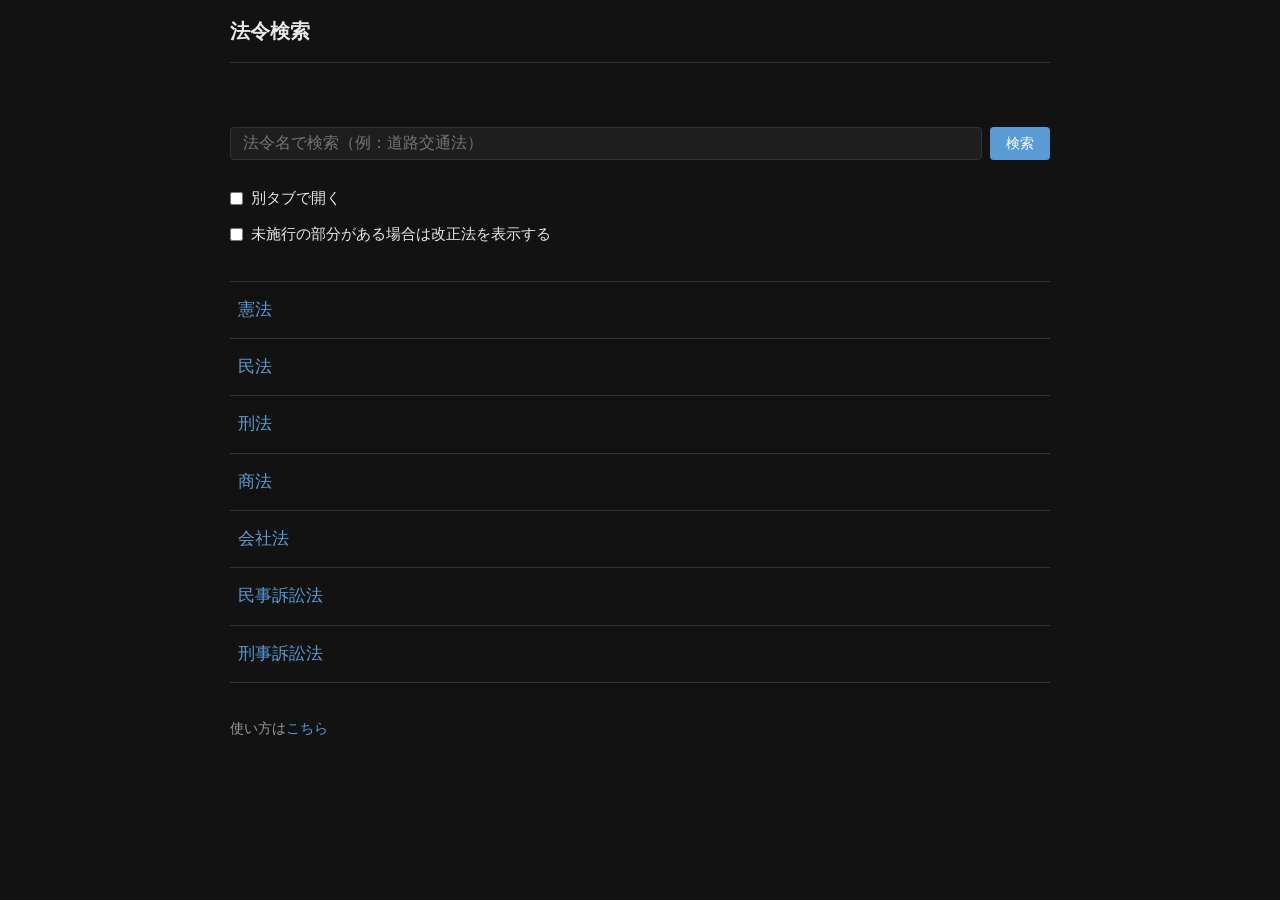
<file: index.html>
<!DOCTYPE html>
<html lang="ja">
<head>
  <meta charset="UTF-8">
  <meta name="viewport" content="width=device-width, initial-scale=1.0">
  <title>法令検索</title>
  <link rel="stylesheet" href="css/style.css">
</head>
<body>
  <header>
    <h1><a href="./">法令検索</a></h1>
  </header>

  <main class="index-main">
    <div class="law-search-bar">
      <input type="text" id="law-search-input" placeholder="法令名で検索（例：道路交通法）">
      <button id="law-search-btn">検索</button>
    </div>
    <div id="law-search-results" hidden></div>

    <div class="options">
      <label>
        <input type="checkbox" id="opt-newtab">
        別タブで開く
      </label>
      <label>
        <input type="checkbox" id="opt-amended">
        未施行の部分がある場合は改正法を表示する
      </label>
    </div>

    <section class="resume-list" id="resume-list" hidden>
      <h2>聞きかけの法令（続きから読み上げ）</h2>
      <ul id="resume-items"></ul>
    </section>

    <ul class="law-list" id="law-list">
      <li><a href="law.html?id=321CONSTITUTION" data-law-id="321CONSTITUTION">憲法</a></li>
      <li><a href="law.html?id=129AC0000000089" data-law-id="129AC0000000089">民法</a></li>
      <li><a href="law.html?id=140AC0000000045" data-law-id="140AC0000000045">刑法</a></li>
      <li><a href="law.html?id=132AC0000000048" data-law-id="132AC0000000048">商法</a></li>
      <li><a href="law.html?id=417AC0000000086" data-law-id="417AC0000000086">会社法</a></li>
      <li><a href="law.html?id=408AC0000000109" data-law-id="408AC0000000109">民事訴訟法</a></li>
      <li><a href="law.html?id=323AC0000000131" data-law-id="323AC0000000131">刑事訴訟法</a></li>
    </ul>

    <p class="index-footer">使い方は<a href="manual.html">こちら</a></p>
  </main>

  <button class="page-top-btn" id="page-top-btn" title="ページトップへ">
    <img src="img/arrow.svg" alt="↑">
  </button>

  <script src="js/main.js"></script>
</body>
</html>
</file>
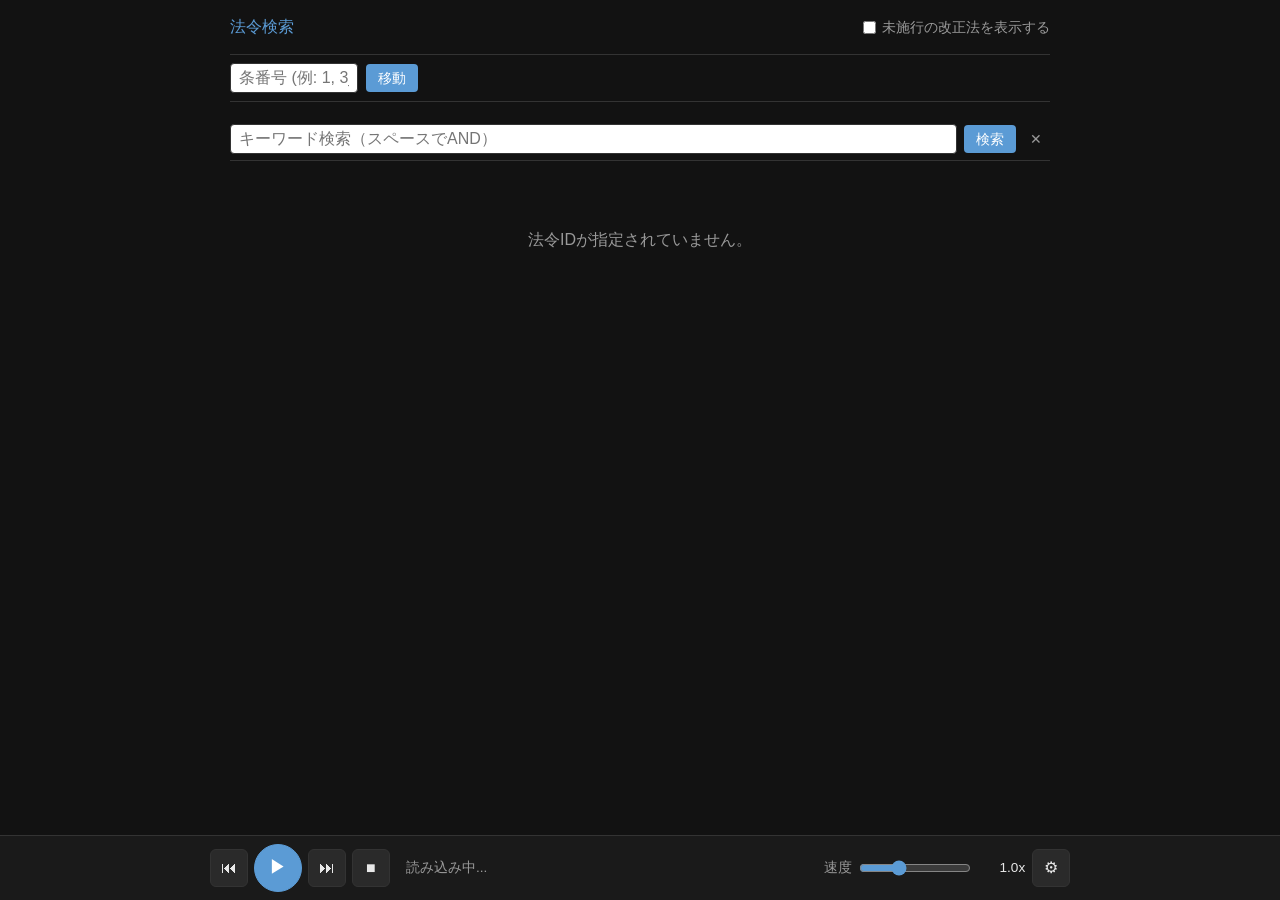
<file: law.html>
<!DOCTYPE html>
<html lang="ja">
<head>
  <meta charset="UTF-8">
  <meta name="viewport" content="width=device-width, initial-scale=1.0">
  <title>法令検索</title>
  <link rel="stylesheet" href="css/style.css">
</head>
<body>
  <header>
    <a href="./">法令検索</a>
    <span id="law-title"></span>
    <label>
      <input type="checkbox" id="opt-amended">
      未施行の改正法を表示する
    </label>
  </header>

  <div id="nav-bar">
    <input id="art-input" type="text" placeholder="条番号 (例: 1, 3_2, 000)" aria-label="条番号">
    <button id="go-btn">移動</button>
  </div>

  <div id="search-bar">
    <input id="search-input" type="text" placeholder="キーワード検索（スペースでAND）" aria-label="キーワード検索">
    <button id="search-btn">検索</button>
    <button id="search-clear" title="クリア">&#x2715;</button>
  </div>

  <div id="search-float" hidden>
    <button id="search-prev" title="前の条文へ">&#x25B2;</button>
    <span id="search-count"></span>
    <button id="search-next" title="次の条文へ">&#x25BC;</button>
  </div>

  <div id="loading">読み込み中...</div>

  <main id="law-body"></main>

  <div class="reader-resume" id="reader-resume" hidden>
    <span id="reader-resume-text"></span>
    <button id="reader-resume-go" type="button">続きから再生</button>
    <button id="reader-resume-close" type="button" title="閉じる" aria-label="閉じる">&#x2715;</button>
  </div>

  <div class="reader" id="reader">
    <div class="reader-panel" id="reader-panel" hidden>
      <label for="reader-voice">音声</label>
      <select id="reader-voice"></select>
      <button id="reader-voice-test" type="button" class="reader-voice-test">試聴</button>
    </div>
    <div class="reader-main">
      <div class="reader-controls">
        <button id="reader-prev" type="button" title="前の条へ" aria-label="前の条へ">&#x23EE;</button>
        <button id="reader-play" class="reader-play" type="button" title="再生" aria-label="再生">&#x25B6;</button>
        <button id="reader-next" type="button" title="次の条へ" aria-label="次の条へ">&#x23ED;</button>
        <button id="reader-stop" type="button" title="停止（位置を保存）" aria-label="停止">&#x25A0;</button>
      </div>
      <div class="reader-status" id="reader-status" aria-live="polite">読み込み中...</div>
      <div class="reader-rate">
        <label for="reader-rate" title="読み上げ速度">速度</label>
        <input type="range" id="reader-rate" min="0.5" max="2" step="0.05" value="1">
        <span id="reader-rate-val">1.0x</span>
        <button id="reader-settings-btn" type="button" title="音声の設定" aria-label="音声の設定" aria-expanded="false">&#x2699;</button>
      </div>
    </div>
  </div>

  <div class="toast" id="toast"></div>
  <button class="page-top-btn" id="page-top-btn" title="ページトップへ">
    <img src="img/arrow.svg" alt="↑">
  </button>

  <script src="js/reader.js"></script>
  <script src="js/viewer.js"></script>
</body>
</html>
</file>
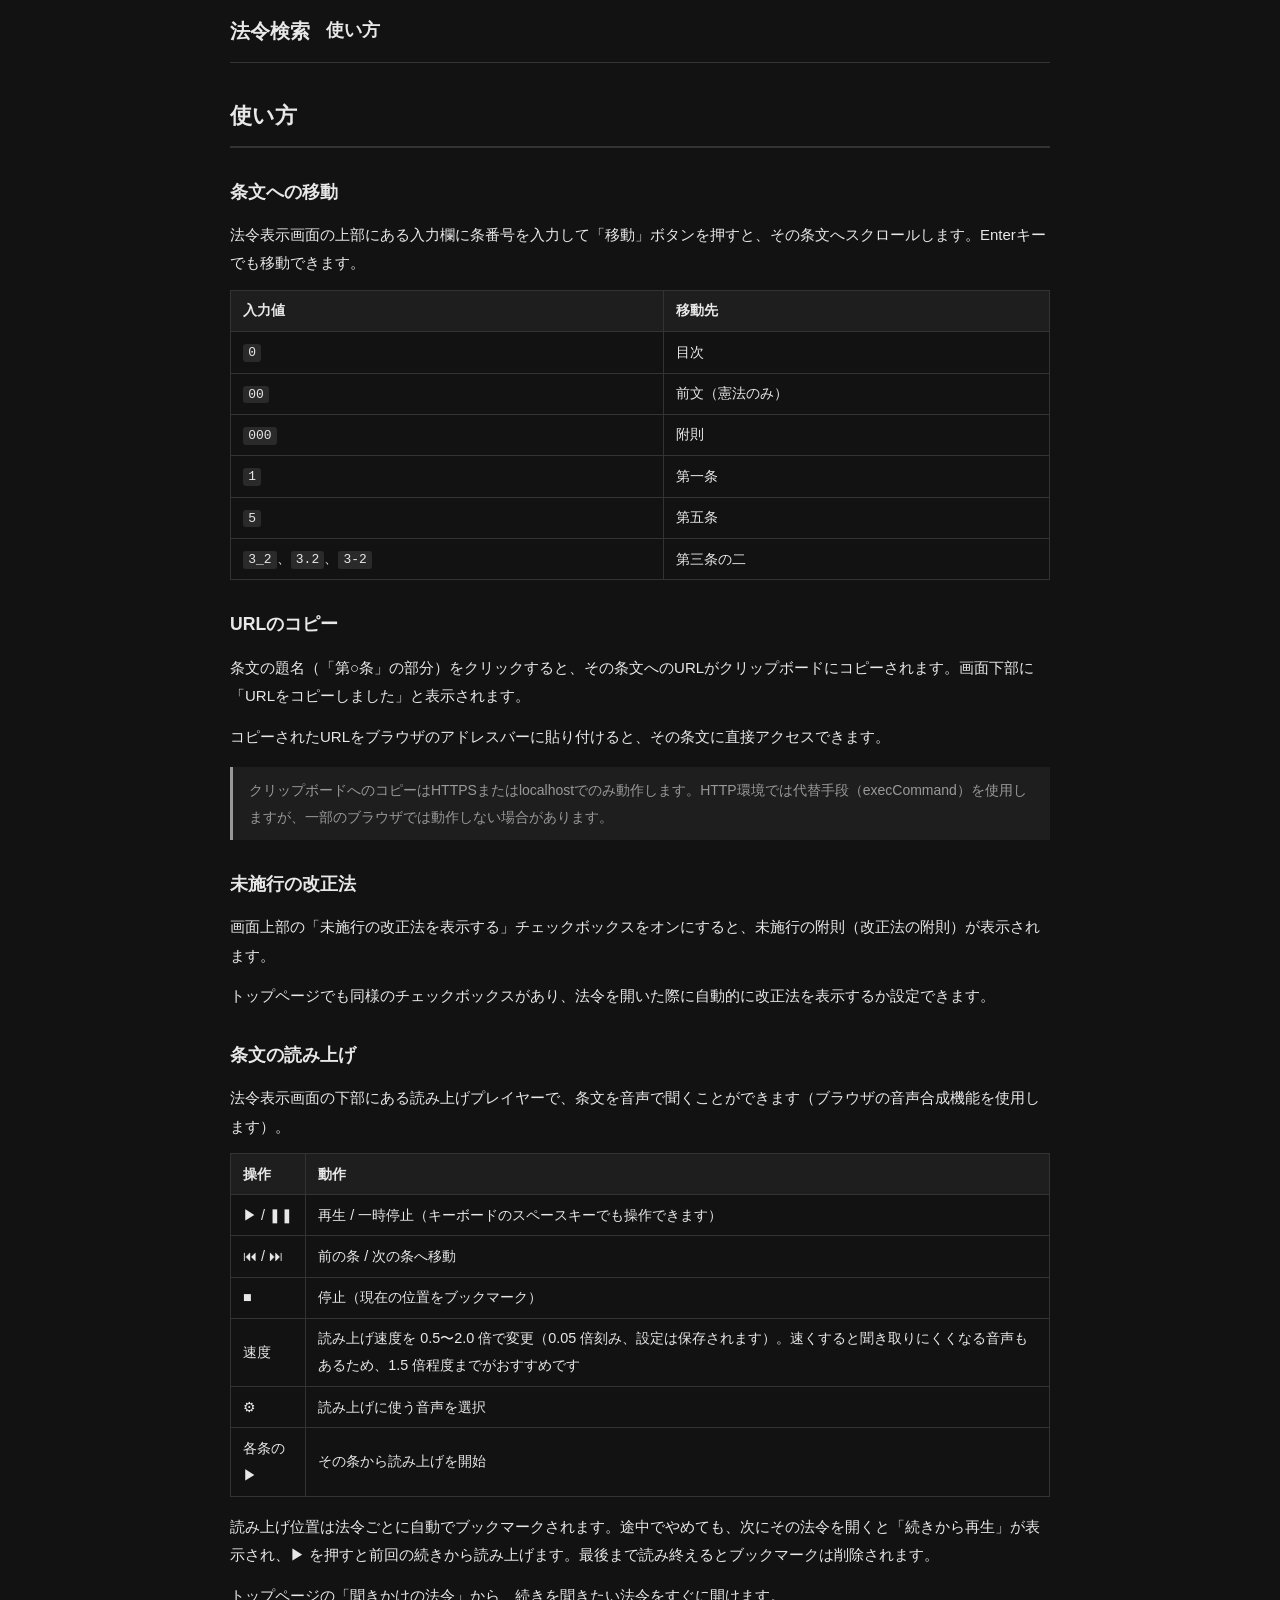
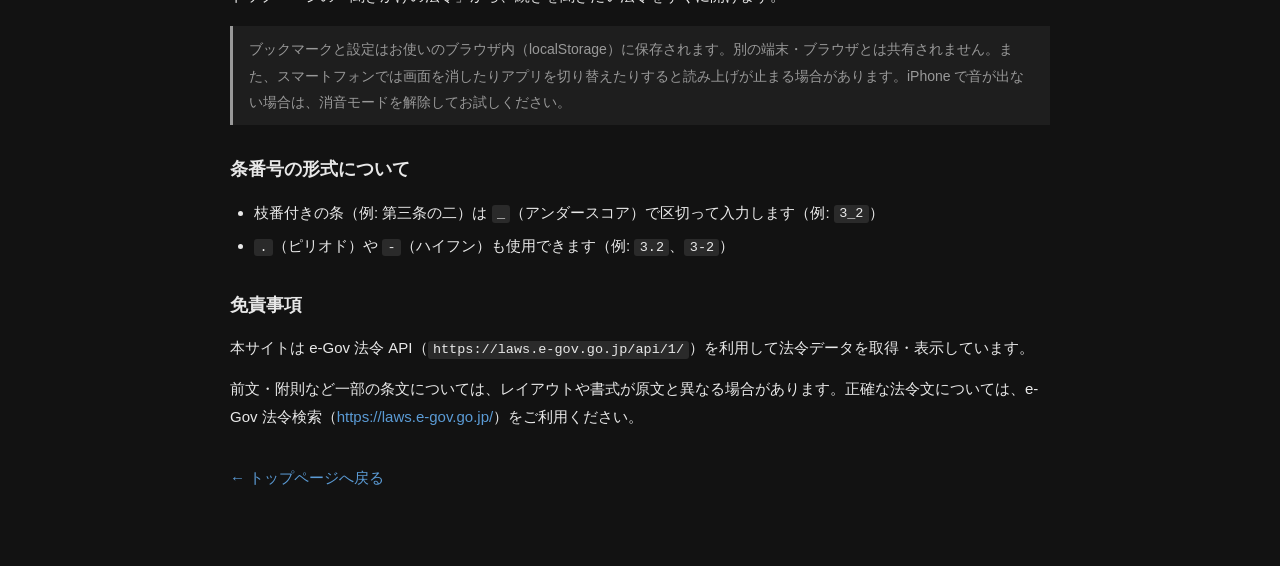
<file: manual.html>
<!DOCTYPE html>
<html lang="ja">
<head>
  <meta charset="UTF-8">
  <meta name="viewport" content="width=device-width, initial-scale=1.0">
  <title>使い方 — 法令検索</title>
  <link rel="stylesheet" href="css/style.css">
</head>
<body>
  <header>
    <h1><a href="./">法令検索</a></h1>
    <span id="law-title">使い方</span>
  </header>

  <main class="manual-main">
    <h1>使い方</h1>

    <h2>条文への移動</h2>
    <p>法令表示画面の上部にある入力欄に条番号を入力して「移動」ボタンを押すと、その条文へスクロールします。Enterキーでも移動できます。</p>

    <table>
      <thead>
        <tr><th>入力値</th><th>移動先</th></tr>
      </thead>
      <tbody>
        <tr><td><code>0</code></td><td>目次</td></tr>
        <tr><td><code>00</code></td><td>前文（憲法のみ）</td></tr>
        <tr><td><code>000</code></td><td>附則</td></tr>
        <tr><td><code>1</code></td><td>第一条</td></tr>
        <tr><td><code>5</code></td><td>第五条</td></tr>
        <tr><td><code>3_2</code>、<code>3.2</code>、<code>3-2</code></td><td>第三条の二</td></tr>
      </tbody>
    </table>

    <h2>URLのコピー</h2>
    <p>条文の題名（「第○条」の部分）をクリックすると、その条文へのURLがクリップボードにコピーされます。画面下部に「URLをコピーしました」と表示されます。</p>
    <p>コピーされたURLをブラウザのアドレスバーに貼り付けると、その条文に直接アクセスできます。</p>

    <div class="note">
      クリップボードへのコピーはHTTPSまたはlocalhostでのみ動作します。HTTP環境では代替手段（execCommand）を使用しますが、一部のブラウザでは動作しない場合があります。
    </div>

    <h2>未施行の改正法</h2>
    <p>画面上部の「未施行の改正法を表示する」チェックボックスをオンにすると、未施行の附則（改正法の附則）が表示されます。</p>
    <p>トップページでも同様のチェックボックスがあり、法令を開いた際に自動的に改正法を表示するか設定できます。</p>

    <h2>条文の読み上げ</h2>
    <p>法令表示画面の下部にある読み上げプレイヤーで、条文を音声で聞くことができます（ブラウザの音声合成機能を使用します）。</p>
    <table>
      <thead>
        <tr><th>操作</th><th>動作</th></tr>
      </thead>
      <tbody>
        <tr><td>▶ / ❚❚</td><td>再生 / 一時停止（キーボードのスペースキーでも操作できます）</td></tr>
        <tr><td>⏮ / ⏭</td><td>前の条 / 次の条へ移動</td></tr>
        <tr><td>■</td><td>停止（現在の位置をブックマーク）</td></tr>
        <tr><td>速度</td><td>読み上げ速度を 0.5〜2.0 倍で変更（0.05 倍刻み、設定は保存されます）。速くすると聞き取りにくくなる音声もあるため、1.5 倍程度までがおすすめです</td></tr>
        <tr><td>⚙</td><td>読み上げに使う音声を選択</td></tr>
        <tr><td>各条の ▶</td><td>その条から読み上げを開始</td></tr>
      </tbody>
    </table>
    <p>読み上げ位置は法令ごとに自動でブックマークされます。途中でやめても、次にその法令を開くと「続きから再生」が表示され、▶ を押すと前回の続きから読み上げます。最後まで読み終えるとブックマークは削除されます。</p>
    <p>トップページの「聞きかけの法令」から、続きを聞きたい法令をすぐに開けます。</p>
    <div class="note">
      ブックマークと設定はお使いのブラウザ内（localStorage）に保存されます。別の端末・ブラウザとは共有されません。また、スマートフォンでは画面を消したりアプリを切り替えたりすると読み上げが止まる場合があります。iPhone で音が出ない場合は、消音モードを解除してお試しください。
    </div>

    <h2>条番号の形式について</h2>
    <ul>
      <li>枝番付きの条（例: 第三条の二）は <code>_</code>（アンダースコア）で区切って入力します（例: <code>3_2</code>）</li>
      <li><code>.</code>（ピリオド）や <code>-</code>（ハイフン）も使用できます（例: <code>3.2</code>、<code>3-2</code>）</li>
    </ul>

    <h2>免責事項</h2>
    <p>本サイトは e-Gov 法令 API（<code>https://laws.e-gov.go.jp/api/1/</code>）を利用して法令データを取得・表示しています。</p>
    <p>前文・附則など一部の条文については、レイアウトや書式が原文と異なる場合があります。正確な法令文については、e-Gov 法令検索（<a href="https://laws.e-gov.go.jp/" target="_blank" rel="noopener noreferrer">https://laws.e-gov.go.jp/</a>）をご利用ください。</p>

    <p style="margin-top: 2rem;"><a href="./">← トップページへ戻る</a></p>
  </main>

  <button class="page-top-btn" id="page-top-btn" title="ページトップへ">
    <img src="img/arrow.svg" alt="↑">
  </button>

  <script src="js/manual.js"></script>
</body>
</html>
</file>
<file: css/style.css>
:root {
  --color-bg: #121212;
  --color-text: #e8e8e8;
  --color-link: #5b9bd5;
  --color-muted: #999999;
  --color-border: #333333;
  --color-hover-bg: #1e1e1e;
  --font: 'Noto Sans JP', 'Hiragino Kaku Gothic ProN', 'Meiryo', sans-serif;
  --max-width: 860px;
  --line-height: 1.9;
}

* {
  box-sizing: border-box;
  margin: 0;
  padding: 0;
}

body {
  background: var(--color-bg);
  color: var(--color-text);
  font-family: var(--font);
  font-size: 16px;
  line-height: var(--line-height);
  max-width: var(--max-width);
  margin: 0 auto;
  padding: 0 1.25rem 4rem;
}

a {
  color: var(--color-link);
  text-decoration: none;
}
a:hover {
  text-decoration: underline;
}

/* ─── Header ─────────────────────────────────────────── */
header {
  display: flex;
  align-items: center;
  gap: 1rem;
  padding: 0.75rem 0;
  border-bottom: 1px solid var(--color-border);
  flex-wrap: wrap;
  position: sticky;
  top: 0;
  background: var(--color-bg);
  z-index: 100;
}

header h1 {
  font-size: 1.25rem;
  font-weight: 700;
}

header h1 a {
  color: var(--color-text);
  text-decoration: none;
}

header #law-title {
  font-size: 1.1rem;
  font-weight: 600;
  flex: 1;
}

header label {
  font-size: 0.875rem;
  color: var(--color-muted);
  display: flex;
  align-items: center;
  gap: 0.35rem;
  cursor: pointer;
  white-space: nowrap;
}

/* ─── Law name search bar ────────────────────────────── */
.law-search-bar {
  display: flex;
  gap: 0.5rem;
  margin-bottom: 1.5rem;
  margin-top: 2rem;
}

#law-search-input {
  font-family: var(--font);
  font-size: 1rem;
  padding: 0.4rem 0.75rem;
  border: 1px solid var(--color-border);
  border-radius: 4px;
  flex: 1;
  background: var(--color-hover-bg);
  color: var(--color-text);
}

#law-search-input:focus {
  outline: none;
  border-color: var(--color-link);
}

#law-search-btn {
  font-family: var(--font);
  font-size: 0.9rem;
  padding: 0.4rem 1rem;
  background: var(--color-link);
  color: #fff;
  border: none;
  border-radius: 4px;
  cursor: pointer;
  white-space: nowrap;
}

#law-search-btn:hover {
  background: #4a8bc4;
}

#law-search-results {
  margin-bottom: 1.5rem;
}

#law-search-results .search-result-label {
  font-size: 0.85rem;
  color: var(--color-muted);
  margin-bottom: 0.6rem;
}

#law-search-results .result-tags {
  display: flex;
  flex-wrap: wrap;
  gap: 0.4rem;
}

#law-search-results .result-tag {
  display: inline-block;
  padding: 0.35em 0.65em;
  font-size: 0.9rem;
  color: var(--color-text);
  background: var(--color-hover-bg);
  border: 1px solid var(--color-border);
  border-radius: 5px;
  cursor: pointer;
  text-decoration: none;
  transition: background 0.1s, border-color 0.1s;
}

#law-search-results .result-tag:hover {
  background: #2a2a2a;
  border-color: var(--color-link);
  text-decoration: none;
}

#law-search-results .no-result {
  padding: 0.75rem 0;
  color: var(--color-muted);
  font-size: 0.9rem;
}

/* ─── Index page ─────────────────────────────────────── */
.index-main {
  padding-top: 2rem;
}

.index-main h1 {
  font-size: 1.5rem;
  margin-bottom: 1.5rem;
}

.options {
  display: flex;
  flex-direction: column;
  gap: 0.5rem;
  margin-bottom: 2rem;
}

.options label {
  display: flex;
  align-items: center;
  gap: 0.5rem;
  cursor: pointer;
  font-size: 0.9375rem;
}

.law-list {
  list-style: none;
  border-top: 1px solid var(--color-border);
}

.law-list li {
  border-bottom: 1px solid var(--color-border);
}

.law-list a {
  display: block;
  padding: 0.75rem 0.5rem;
  font-size: 1.0625rem;
  color: var(--color-link);
  transition: background 0.1s;
}

.law-list a:hover {
  background: var(--color-hover-bg);
  text-decoration: none;
}

.index-footer {
  margin-top: 2rem;
  font-size: 0.9rem;
  color: var(--color-muted);
}

/* ─── Nav bar (viewer) ───────────────────────────────── */
#nav-bar {
  display: flex;
  align-items: center;
  gap: 0.5rem;
  padding: 0.5rem 0;
  border-bottom: 1px solid var(--color-border);
  margin-bottom: 1rem;
}

#art-input {
  font-family: var(--font);
  font-size: 1rem;
  padding: 0.3rem 0.5rem;
  border: 1px solid var(--color-border);
  border-radius: 4px;
  width: 8rem;
}

#art-input:focus {
  outline: none;
  border-color: var(--color-link);
}

#go-btn {
  font-family: var(--font);
  font-size: 0.9rem;
  padding: 0.3rem 0.75rem;
  background: var(--color-link);
  color: #fff;
  border: none;
  border-radius: 4px;
  cursor: pointer;
}

#go-btn:hover {
  background: #0055aa;
}

/* ─── Search bar ──────────────────────────────────────── */
#search-bar {
  display: flex;
  align-items: center;
  gap: 0.4rem;
  padding: 0.4rem 0;
  border-bottom: 1px solid var(--color-border);
  margin-bottom: 1rem;
  flex-wrap: wrap;
}

#search-input {
  font-family: var(--font);
  font-size: 1rem;
  padding: 0.3rem 0.5rem;
  border: 1px solid var(--color-border);
  border-radius: 4px;
  flex: 1;
  min-width: 8rem;
}

#search-input:focus {
  outline: none;
  border-color: var(--color-link);
}

#search-btn {
  font-family: var(--font);
  font-size: 0.9rem;
  padding: 0.3rem 0.75rem;
  background: var(--color-link);
  color: #fff;
  border: none;
  border-radius: 4px;
  cursor: pointer;
}

#search-btn:hover {
  background: #0055aa;
}


#search-clear {
  font-size: 0.9rem;
  padding: 0.3rem 0.5rem;
  border: none;
  background: none;
  cursor: pointer;
  color: var(--color-muted);
}

#search-clear:hover {
  color: var(--color-text);
}

/* ─── Floating search nav ─────────────────────────────── */
#search-float {
  position: fixed;
  bottom: 5rem;
  left: 50%;
  transform: translateX(-50%);
  display: flex;
  align-items: center;
  gap: 0.5rem;
  background: rgba(0, 0, 0, 0.78);
  color: #fff;
  padding: 0.45rem 0.9rem;
  border-radius: 2rem;
  z-index: 180;
  box-shadow: 0 2px 10px rgba(0,0,0,0.3);
  white-space: nowrap;
}

#search-float[hidden] {
  display: none;
}

#search-float button {
  background: none;
  border: none;
  color: #fff;
  font-size: 0.85rem;
  cursor: pointer;
  padding: 0.15rem 0.4rem;
  border-radius: 4px;
  line-height: 1;
}

#search-float button:hover {
  background: rgba(255,255,255,0.2);
}

#search-float #search-count {
  font-size: 0.85rem;
  color: #fff;
  min-width: 6rem;
  text-align: center;
}

mark.search-hit {
  background: #b8860b;
  color: #fff;
  border-radius: 2px;
  padding: 0 1px;
}

.article-hit-active {
  background: #2a2010;
  border-left: 3px solid #ff9800;
  padding-left: 0.6rem;
  margin-left: -0.6rem;
  border-radius: 2px;
}

/* ─── Loading ─────────────────────────────────────────── */
#loading {
  text-align: center;
  padding: 3rem 1rem;
  color: var(--color-muted);
  font-size: 1rem;
}

/* ─── Law body ────────────────────────────────────────── */
#law-body {
  padding-top: 0.5rem;
}

/* TOC */
.toc-block {
  border: 1px solid var(--color-border);
  border-radius: 6px;
  padding: 1.25rem 1.5rem;
  margin-bottom: 2rem;
  background: #1a1a1a;
}

.toc-block h2 {
  font-size: 1rem;
  margin-bottom: 0.75rem;
  color: var(--color-muted);
  border: none;
}

.toc-list {
  list-style: none;
}

.toc-list li {
  font-size: 0.9rem;
  line-height: 1.7;
}

.toc-list a {
  color: var(--color-link);
}

.toc-list a:hover {
  text-decoration: underline;
}

.toc-list .toc-indent {
  padding-left: 1.5em;
}

/* Preamble */
.preamble-block {
  margin-bottom: 2rem;
  padding: 1rem 0;
  border-bottom: 2px solid var(--color-border);
}

.preamble-block .preamble-title {
  font-size: 1.1rem;
  font-weight: 700;
  margin-bottom: 0.75rem;
  cursor: pointer;
}

.preamble-block .preamble-title:hover {
  text-decoration: underline;
}

.preamble-text {
  font-size: 0.9375rem;
  line-height: var(--line-height);
  white-space: pre-wrap;
}

/* Part / Chapter / Section headings */
.part-block {
  margin-top: 2.5rem;
  margin-bottom: 1rem;
}

.part-title {
  font-size: 1.25rem;
  font-weight: 700;
  padding-bottom: 0.35rem;
  border-bottom: 2px solid var(--color-text);
  margin-bottom: 1.5rem;
}

.chapter-block {
  margin-top: 2rem;
  margin-bottom: 0.75rem;
}

.chapter-title {
  font-size: 1.1rem;
  font-weight: 700;
  padding-bottom: 0.25rem;
  border-bottom: 1px solid var(--color-border);
  margin-bottom: 1rem;
}

.section-block {
  margin-top: 1.5rem;
  margin-bottom: 0.5rem;
}

.section-title {
  font-size: 1rem;
  font-weight: 600;
  color: var(--color-muted);
  margin-bottom: 0.75rem;
}

.subsection-block {
  margin-top: 1.25rem;
  margin-bottom: 0.25rem;
}

.subsection-title {
  font-size: 0.95rem;
  font-weight: 600;
  color: var(--color-muted);
  margin-bottom: 0.5rem;
}

.division-block {
  margin-top: 1rem;
  margin-bottom: 0.25rem;
}

.division-title {
  font-size: 0.9rem;
  font-weight: 500;
  color: var(--color-muted);
  margin-bottom: 0.5rem;
}

/* Articles */
.article-block {
  margin-bottom: 1.25rem;
  padding-top: 0.25rem;
}

.article-title {
  font-weight: 700;
  cursor: pointer;
  display: inline;
  margin-right: 0.5rem;
}

.article-title:hover {
  text-decoration: underline;
}

.article-caption {
  font-size: 0.875rem;
  color: var(--color-muted);
  margin-left: 0.25rem;
}

.article-header {
  margin-bottom: 0.3rem;
}

/* Paragraphs */
.paragraph-block {
  margin-bottom: 0.4rem;
  padding-left: 0;
}

.paragraph-num {
  font-weight: 600;
  margin-right: 0.3rem;
}

/* Items */
.item-list {
  list-style: none;
  padding-left: 2em;
  margin-top: 0.25rem;
}

.item-list li {
  margin-bottom: 0.2rem;
  line-height: var(--line-height);
}

.item-title {
  font-weight: 600;
  margin-right: 0.4rem;
}

.subitem-list {
  list-style: none;
  padding-left: 2em;
}

/* Supplementary provisions */
.suppl-block {
  margin-top: 2.5rem;
  padding-top: 1rem;
  border-top: 2px solid var(--color-border);
}

.suppl-title {
  font-size: 1.1rem;
  font-weight: 700;
  margin-bottom: 1rem;
}

.suppl-amend {
  margin-top: 2rem;
  padding: 1rem;
  border: 1px solid var(--color-border);
  border-radius: 6px;
  background: #1e1c14;
}

.suppl-amend-title {
  font-size: 0.9rem;
  font-weight: 600;
  color: var(--color-muted);
  margin-bottom: 0.75rem;
}

/* ─── Toast ───────────────────────────────────────────── */
.toast {
  position: fixed;
  bottom: 4rem;
  left: 50%;
  transform: translateX(-50%) translateY(1rem);
  background: rgba(0, 0, 0, 0.75);
  color: #fff;
  padding: 0.5rem 1.25rem;
  border-radius: 4px;
  font-size: 0.875rem;
  opacity: 0;
  pointer-events: none;
  transition: opacity 0.25s, transform 0.25s;
  z-index: 200;
  white-space: nowrap;
}

.toast.show {
  opacity: 1;
  transform: translateX(-50%) translateY(0);
}

/* ─── Page-top button ─────────────────────────────────── */
.page-top-btn {
  position: fixed;
  bottom: 1.5rem;
  right: 1.5rem;
  width: 2.75rem;
  height: 2.75rem;
  background: var(--color-link);
  color: #fff;
  border: none;
  border-radius: 50%;
  cursor: pointer;
  display: flex;
  align-items: center;
  justify-content: center;
  opacity: 0;
  pointer-events: none;
  transition: opacity 0.25s;
  z-index: 150;
  box-shadow: 0 2px 8px rgba(0,0,0,0.2);
}

.page-top-btn.visible {
  opacity: 1;
  pointer-events: auto;
}

.page-top-btn:hover {
  background: #0055aa;
}

.page-top-btn img {
  width: 1rem;
  height: 1rem;
  filter: invert(1);
}

/* ─── Manual page ─────────────────────────────────────── */
.manual-main {
  padding-top: 2rem;
}

.manual-main h1 {
  font-size: 1.4rem;
  margin-bottom: 1.75rem;
  padding-bottom: 0.5rem;
  border-bottom: 2px solid var(--color-border);
}

.manual-main h2 {
  font-size: 1.1rem;
  margin: 1.75rem 0 0.75rem;
}

.manual-main p {
  font-size: 0.9375rem;
  margin-bottom: 0.75rem;
}

.manual-main table {
  border-collapse: collapse;
  width: 100%;
  margin-bottom: 1rem;
  font-size: 0.9rem;
}

.manual-main th,
.manual-main td {
  border: 1px solid var(--color-border);
  padding: 0.4rem 0.75rem;
  text-align: left;
}

.manual-main th {
  background: var(--color-hover-bg);
}

.manual-main code {
  background: #2a2a2a;
  padding: 0.1em 0.4em;
  border-radius: 3px;
  font-size: 0.9em;
}

.manual-main ul {
  padding-left: 1.5em;
  margin-bottom: 0.75rem;
}

.manual-main li {
  font-size: 0.9375rem;
  margin-bottom: 0.3rem;
}

.note {
  background: #1e1e1e;
  border-left: 3px solid var(--color-muted);
  padding: 0.6rem 1rem;
  font-size: 0.875rem;
  color: var(--color-muted);
  margin: 1rem 0;
}

/* ─── Responsive ──────────────────────────────────────── */
@media (max-width: 600px) {
  body {
    padding: 0 0.75rem 4rem;
    font-size: 15px;
  }

  header {
    gap: 0.5rem;
  }

  .part-title {
    font-size: 1.1rem;
  }

  .chapter-title {
    font-size: 1rem;
  }
}

/* ─── Reader (読み上げプレイヤー) ─────────────────────── */
body:has(#reader) {
  padding-bottom: 9rem;
}

body:has(#reader) .page-top-btn {
  bottom: 7.5rem;
}

body:has(#reader) .toast {
  bottom: 8.5rem;
}

body:has(#reader) #search-float {
  bottom: 10rem;
}

.reader {
  position: fixed;
  left: 0;
  right: 0;
  bottom: 0;
  background: #1a1a1a;
  border-top: 1px solid var(--color-border);
  z-index: 150;
  padding: 0.5rem 1rem calc(0.5rem + env(safe-area-inset-bottom));
}

.reader-main,
.reader-panel {
  max-width: var(--max-width);
  margin: 0 auto;
}

.reader-main {
  display: grid;
  grid-template-columns: auto 1fr auto;
  align-items: center;
  gap: 0.5rem 1rem;
}

.reader-controls {
  display: flex;
  align-items: center;
  gap: 0.35rem;
}

.reader button {
  background: #2a2a2a;
  color: var(--color-text);
  border: 1px solid var(--color-border);
  border-radius: 6px;
  min-width: 2.4rem;
  height: 2.4rem;
  font-size: 1rem;
  cursor: pointer;
  font-family: var(--font);
  line-height: 1;
}

.reader button:hover:not(:disabled) {
  background: #353535;
}

.reader button:disabled {
  opacity: 0.4;
  cursor: default;
}

.reader button.reader-play {
  background: var(--color-link);
  border-color: var(--color-link);
  color: #fff;
  min-width: 3rem;
  height: 3rem;
  border-radius: 50%;
  font-size: 1.1rem;
}

.reader button.reader-play:hover {
  background: #0055aa;
}

.reader-status {
  font-size: 0.85rem;
  color: var(--color-muted);
  white-space: nowrap;
  overflow: hidden;
  text-overflow: ellipsis;
  min-width: 0;
}

.reader-rate {
  display: flex;
  align-items: center;
  gap: 0.4rem;
  font-size: 0.85rem;
  color: var(--color-muted);
}

.reader-rate input[type="range"] {
  width: 7rem;
  accent-color: var(--color-link);
}

#reader-rate-val {
  min-width: 3rem;
  text-align: right;
  color: var(--color-text);
  font-variant-numeric: tabular-nums;
}

.reader-panel {
  display: flex;
  align-items: center;
  gap: 0.5rem;
  font-size: 0.85rem;
  color: var(--color-muted);
  padding-bottom: 0.5rem;
  margin-bottom: 0.5rem;
  border-bottom: 1px solid var(--color-border);
}

.reader-panel[hidden] {
  display: none;
}

.reader button.reader-voice-test {
  min-width: auto;
  height: 2rem;
  padding: 0 0.75rem;
  font-size: 0.85rem;
  white-space: nowrap;
}

.reader-panel select {
  flex: 1;
  max-width: 24rem;
  background: #2a2a2a;
  color: var(--color-text);
  border: 1px solid var(--color-border);
  border-radius: 4px;
  padding: 0.3rem;
  font-family: var(--font);
}

.reader-resume {
  position: fixed;
  left: 50%;
  bottom: 5.25rem;
  transform: translateX(-50%);
  display: flex;
  align-items: center;
  gap: 0.6rem;
  background: #23344a;
  color: #fff;
  border: 1px solid var(--color-link);
  padding: 0.45rem 0.6rem 0.45rem 1rem;
  border-radius: 2rem;
  font-size: 0.875rem;
  z-index: 160;
  max-width: calc(100vw - 1.5rem);
  box-shadow: 0 4px 16px rgba(0, 0, 0, 0.4);
}

.reader-resume[hidden] {
  display: none;
}

.reader-resume span {
  white-space: nowrap;
  overflow: hidden;
  text-overflow: ellipsis;
}

.reader-resume button {
  border: none;
  border-radius: 1rem;
  cursor: pointer;
  font-family: var(--font);
  font-size: 0.85rem;
  white-space: nowrap;
}

#reader-resume-go {
  background: var(--color-link);
  color: #fff;
  padding: 0.3rem 0.8rem;
}

#reader-resume-close {
  background: none;
  color: #ccc;
  padding: 0.3rem 0.4rem;
}

.reader-art-btn {
  background: none;
  border: 1px solid var(--color-border);
  color: var(--color-muted);
  border-radius: 50%;
  width: 1.6rem;
  height: 1.6rem;
  font-size: 0.65rem;
  line-height: 1;
  cursor: pointer;
  margin-left: 0.5rem;
  vertical-align: middle;
  opacity: 0.5;
  transition: opacity 0.15s;
}

.article-block:hover .reader-art-btn,
.preamble-block:hover .reader-art-btn,
.reader-art-btn:focus-visible {
  opacity: 1;
  color: var(--color-link);
  border-color: var(--color-link);
}

.reader-active {
  background: rgba(91, 155, 213, 0.16);
  box-shadow: -0.5rem 0 0 rgba(91, 155, 213, 0.16), 0.5rem 0 0 rgba(91, 155, 213, 0.16);
  border-radius: 2px;
  transition: background 0.2s;
}

/* トップページ: 聞きかけの法令 */
.resume-list {
  margin: 1.5rem 0;
}

.resume-list h2 {
  font-size: 1rem;
  color: var(--color-muted);
  margin-bottom: 0.5rem;
}

.resume-list ul {
  list-style: none;
  padding: 0;
}

.resume-list li {
  display: flex;
  align-items: baseline;
  gap: 0.6rem;
  padding: 0.35rem 0;
  border-bottom: 1px solid var(--color-border);
}

.resume-list .resume-pos {
  font-size: 0.85rem;
  color: var(--color-muted);
  flex: 1;
}

.resume-list .resume-del {
  background: none;
  border: none;
  color: var(--color-muted);
  cursor: pointer;
}

@media (max-width: 600px) {
  .reader {
    padding-left: 0.75rem;
    padding-right: 0.75rem;
  }

  .reader-main {
    grid-template-columns: 1fr auto;
  }

  .reader-status {
    grid-column: 1 / -1;
    grid-row: 1;
    text-align: center;
  }

  .reader-rate {
    gap: 0.3rem;
  }

  .reader-rate label {
    position: absolute;
    width: 1px;
    height: 1px;
    overflow: hidden;
    clip: rect(0 0 0 0);
  }

  .reader-rate input[type="range"] {
    width: 4rem;
  }

  #reader-rate-val {
    min-width: 2.7rem;
  }

  .reader button {
    min-width: 2.2rem;
    height: 2.2rem;
  }

  .reader-panel select {
    min-width: 0;
  }

  .reader button.reader-play {
    min-width: 2.8rem;
    height: 2.8rem;
  }

  body:has(#reader) {
    padding-bottom: 11rem;
  }

  body:has(#reader) .page-top-btn {
    bottom: 9rem;
  }

  body:has(#reader) .toast {
    bottom: 10rem;
  }

  body:has(#reader) #search-float {
    bottom: 11.5rem;
  }

  .reader-resume {
    bottom: 7.5rem;
  }

  .reader-art-btn {
    opacity: 1;
  }
}
</file>
